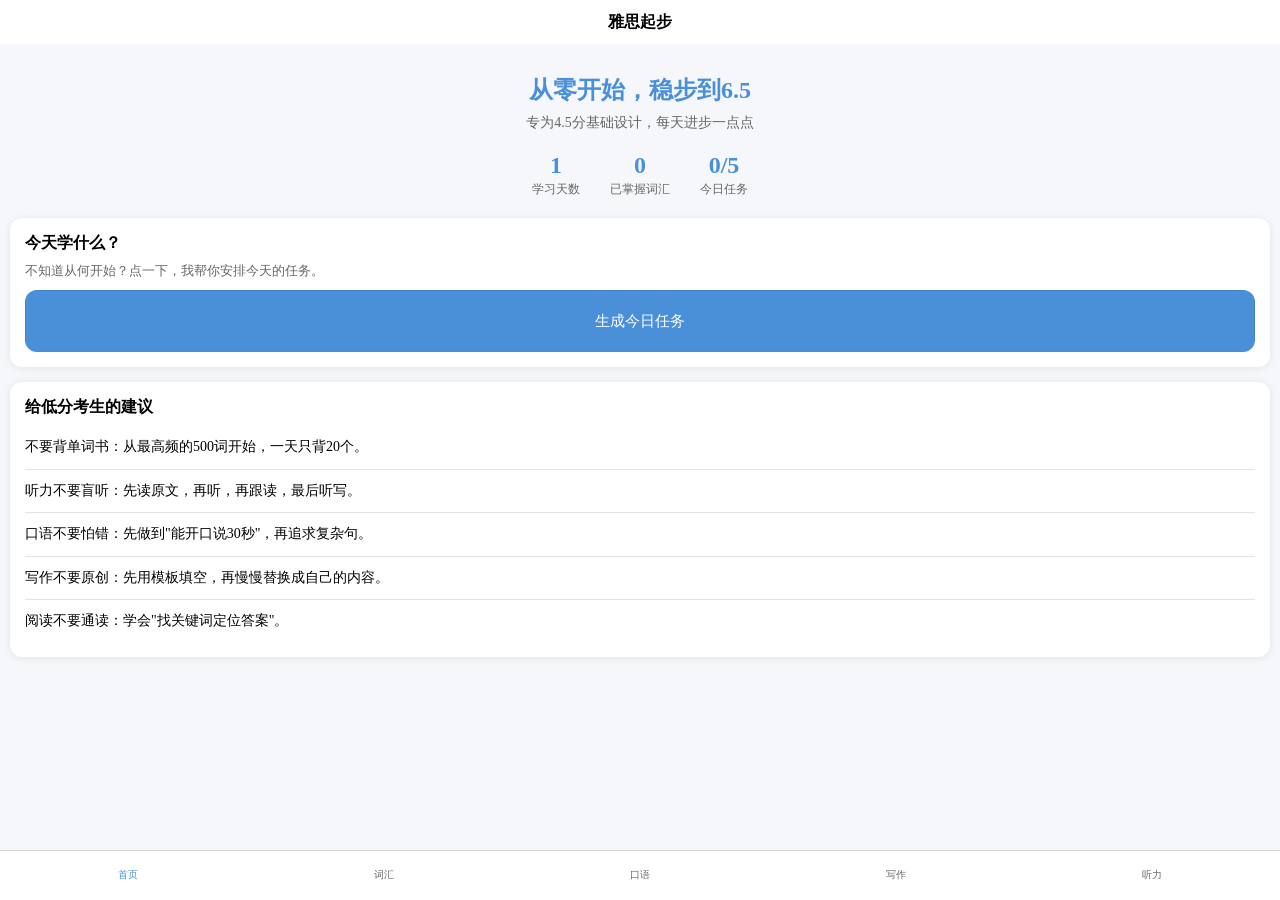
<file: index.html>
<!DOCTYPE html>
<html lang="zh-CN">
  <head>
    <link rel="stylesheet" href="./assets/uni.7ebca394.css">

    <meta charset="UTF-8" />
    <meta name="viewport" content="width=device-width, initial-scale=1.0, maximum-scale=1.0, user-scalable=no" />
    <meta name="theme-color" content="#4a90d9" />
    <title>雅思起步</title>
    <style>
      body { background-color: #f5f7fa; }
    </style>
    <script type="module" crossorigin src="./assets/index-DOV0B40_.js"></script>
    <link rel="stylesheet" crossorigin href="./assets/index-D8qRqUNm.css">
  </head>
  <body>
    <div id="app"></div>
  </body>
</html>
</file>
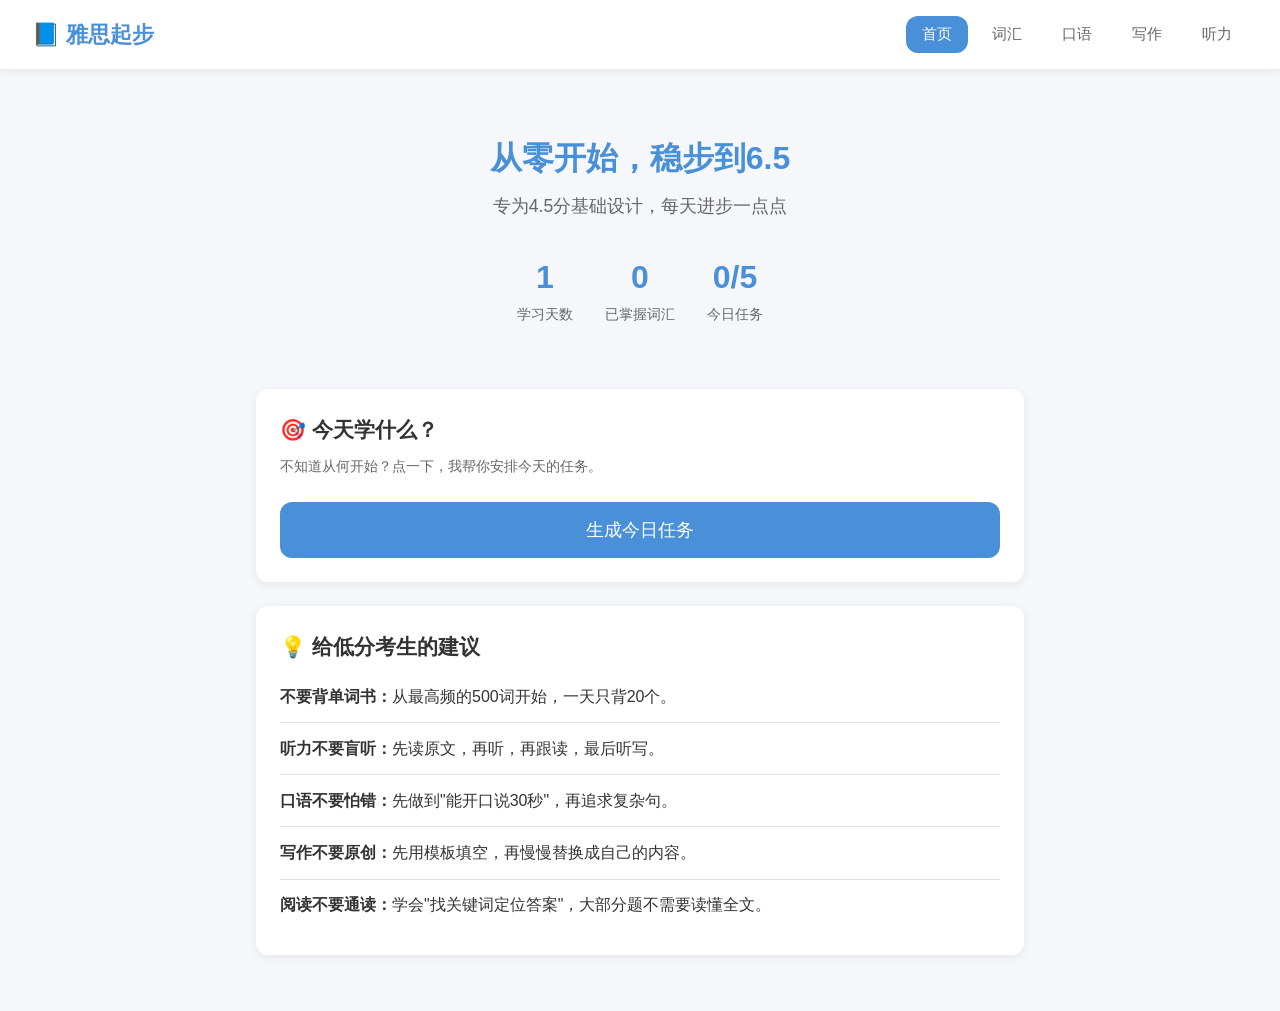
<file: deploy/ielts-starter/index.html>
<!DOCTYPE html>
<html lang="zh-CN">
<head>
    <meta charset="UTF-8">
    <meta name="viewport" content="width=device-width, initial-scale=1.0, maximum-scale=1.0, user-scalable=no">
    <meta name="theme-color" content="#4a90d9">
    <meta name="apple-mobile-web-app-capable" content="yes">
    <meta name="apple-mobile-web-app-status-bar-style" content="default">
    <meta name="apple-mobile-web-app-title" content="雅思起步">
    <link rel="manifest" href="manifest.json">
    <link rel="apple-touch-icon" href="data:image/svg+xml,%3Csvg xmlns='http://www.w3.org/2000/svg' viewBox='0 0 192 192'%3E%3Crect fill='%234a90d9' width='192' height='192' rx='24'/%3E%3Ctext x='96' y='120' font-size='100' text-anchor='middle'%3E📘%3C/text%3E%3C/svg%3E">
    <title>雅思起步 - IELTS Starter</title>
    <link rel="stylesheet" href="css/style.css">
</head>
<body>
    <nav class="navbar">
        <div class="nav-brand">📘 雅思起步</div>
        <div class="nav-links">
            <button class="nav-btn active" data-page="home">首页</button>
            <button class="nav-btn" data-page="words">词汇</button>
            <button class="nav-btn" data-page="speaking">口语</button>
            <button class="nav-btn" data-page="writing">写作</button>
            <button class="nav-btn" data-page="listening">听力</button>
        </div>
    </nav>

    <main class="container">
        <!-- 首页 -->
        <section id="page-home" class="page active">
            <div class="hero">
                <h1>从零开始，稳步到6.5</h1>
                <p class="subtitle">专为4.5分基础设计，每天进步一点点</p>
                <div class="stats-bar">
                    <div class="stat-item">
                        <div class="stat-num" id="stat-days">1</div>
                        <div class="stat-label">学习天数</div>
                    </div>
                    <div class="stat-item">
                        <div class="stat-num" id="stat-words">0</div>
                        <div class="stat-label">已掌握词汇</div>
                    </div>
                    <div class="stat-item">
                        <div class="stat-num" id="stat-tasks">0/5</div>
                        <div class="stat-label">今日任务</div>
                    </div>
                </div>
            </div>

            <div class="card">
                <h2>🎯 今天学什么？</h2>
                <p class="hint">不知道从何开始？点一下，我帮你安排今天的任务。</p>
                <button class="btn-primary btn-large" id="btn-generate-task">生成今日任务</button>
                <div id="today-tasks" class="task-list hidden">
                    <!-- 动态生成 -->
                </div>
            </div>

            <div class="card">
                <h2>💡 给低分考生的建议</h2>
                <ul class="tips-list">
                    <li><strong>不要背单词书：</strong>从最高频的500词开始，一天只背20个。</li>
                    <li><strong>听力不要盲听：</strong>先读原文，再听，再跟读，最后听写。</li>
                    <li><strong>口语不要怕错：</strong>先做到"能开口说30秒"，再追求复杂句。</li>
                    <li><strong>写作不要原创：</strong>先用模板填空，再慢慢替换成自己的内容。</li>
                    <li><strong>阅读不要通读：</strong>学会"找关键词定位答案"，大部分题不需要读懂全文。</li>
                </ul>
            </div>
        </section>

        <!-- 词汇页 -->
        <section id="page-words" class="page">
            <div class="card">
                <h2>📚 核心高频词汇</h2>
                <p class="hint">共500词，从出现频率最高的开始。点击卡片翻转看释义。</p>
                <div class="progress-bar">
                    <div class="progress-fill" id="word-progress"></div>
                </div>
                <div class="progress-text">已掌握 <span id="word-mastered">0</span> / <span id="word-total">50</span></div>
            </div>

            <div class="flashcard-container">
                <div class="flashcard" id="flashcard">
                    <div class="flashcard-front">
                        <div class="word-text" id="card-word">accommodation</div>
                        <div class="word-phonetic" id="card-phonetic">/əˌkɒməˈdeɪʃn/</div>
                        <button class="btn-sound" id="btn-speak">🔊 发音</button>
                    </div>
                    <div class="flashcard-back">
                        <div class="word-meaning" id="card-meaning">n. 住处，住宿</div>
                        <div class="word-example" id="card-example">"The price includes accommodation and meals."</div>
                        <div class="word-example-cn" id="card-example-cn">价格包含食宿。</div>
                    </div>
                </div>
            </div>

            <div class="card-actions">
                <button class="btn-secondary" id="btn-prev">← 上一个</button>
                <button class="btn-success" id="btn-known">✓ 认识</button>
                <button class="btn-danger" id="btn-unknown">✗ 不认识</button>
                <button class="btn-secondary" id="btn-next">下一个 →</button>
            </div>
        </section>

        <!-- 口语页 -->
        <section id="page-speaking" class="page">
            <div class="card">
                <h2>🎤 口语练习</h2>
                <p class="hint">从最简单的Level 1开始，能开口就是胜利。</p>
                <div class="level-selector">
                    <button class="level-btn active" data-level="1">Level 1<br><small>只说3句话</small></button>
                    <button class="level-btn" data-level="2">Level 2<br><small>说满30秒</small></button>
                    <button class="level-btn" data-level="3">Level 3<br><small>说满1分钟</small></button>
                </div>
            </div>

            <div class="card question-card">
                <div class="question-type" id="question-type">Part 1 - 基础话题</div>
                <div class="question-text" id="question-text">Where is your hometown?</div>
                <div class="question-hint" id="question-hint">试着回答：在哪 + 什么样 + 喜欢吗</div>
            </div>

            <div class="card">
                <h3>⏱️ 计时器</h3>
                <div class="timer-display" id="timer-display">00:00</div>
                <div class="timer-controls">
                    <button class="btn-primary" id="btn-timer-start">开始计时</button>
                    <button class="btn-secondary" id="btn-timer-pause">暂停</button>
                    <button class="btn-danger" id="btn-timer-reset">重置</button>
                </div>
                <p class="hint">目标：Level 1 回答15秒，Level 2 回答30秒，Level 3 回答1分钟。</p>
            </div>

            <div class="card-actions">
                <button class="btn-primary btn-large" id="btn-next-question">🎲 换一题</button>
            </div>
        </section>

        <!-- 写作页 -->
        <section id="page-writing" class="page">
            <div class="card">
                <h2>✍️ 写作模板填空</h2>
                <p class="hint">像完形填空一样写作文。先学会"套模板"，再慢慢替换高级词汇。</p>
                <div class="template-selector">
                    <button class="template-btn active" data-template="task1-static">小作文-静态图</button>
                    <button class="template-btn" data-template="task1-dynamic">小作文-动态图</button>
                    <button class="template-btn" data-template="task2-opinion">大作文-同意与否</button>
                </div>
            </div>

            <div class="card">
                <h3 id="template-title">静态图（柱状图/饼图）4段式模板</h3>
                <div class="template-form" id="template-form">
                    <!-- 动态生成输入框 -->
                </div>
                <button class="btn-primary btn-large" id="btn-generate-essay">生成作文</button>
            </div>

            <div class="card hidden" id="essay-result-card">
                <h3>📝 你的作文</h3>
                <div class="essay-output" id="essay-output"></div>
                <div class="essay-tips">
                    <h4>💡 提升建议</h4>
                    <ul id="essay-tips-list"></ul>
                </div>
            </div>
        </section>

        <!-- 听力页 -->
        <section id="page-listening" class="page">
            <div class="card">
                <h2>🎧 精听练习</h2>
                <p class="hint">把听力原文粘贴到下面，点击任意句子即可反复听该句。</p>
                <textarea class="textarea-large" id="listening-text" placeholder="粘贴听力原文到这里...
例如：
Woman: Good morning. I'd like to book a table for dinner tonight.
Man: Certainly. How many people will be dining?
Woman: Four adults and two children."></textarea>
                <div class="input-group">
                    <label>音频URL（可选）：</label>
                    <input type="text" id="audio-url" placeholder="https://example.com/audio.mp3">
                </div>
                <button class="btn-primary" id="btn-load-text">加载原文</button>
            </div>

            <div class="card hidden" id="listening-player-card">
                <audio id="audio-player" controls></audio>
                <div class="sentence-list" id="sentence-list">
                    <!-- 动态生成句子列表 -->
                </div>
            </div>
        </section>
    </main>

    <!-- 底部移动端导航 -->
    <nav class="bottom-nav">
        <button class="bottom-nav-btn active" data-page="home">
            <span class="bottom-nav-icon">🏠</span>
            <span class="bottom-nav-label">首页</span>
        </button>
        <button class="bottom-nav-btn" data-page="words">
            <span class="bottom-nav-icon">📚</span>
            <span class="bottom-nav-label">词汇</span>
        </button>
        <button class="bottom-nav-btn" data-page="speaking">
            <span class="bottom-nav-icon">🎤</span>
            <span class="bottom-nav-label">口语</span>
        </button>
        <button class="bottom-nav-btn" data-page="writing">
            <span class="bottom-nav-icon">✍️</span>
            <span class="bottom-nav-label">写作</span>
        </button>
        <button class="bottom-nav-btn" data-page="listening">
            <span class="bottom-nav-icon">🎧</span>
            <span class="bottom-nav-label">听力</span>
        </button>
    </nav>

    <script src="js/app.js"></script>
    <script>
        if ('serviceWorker' in navigator) {
            navigator.serviceWorker.register('sw.js').then(() => {
                console.log('Service Worker registered');
            }).catch(err => {
                console.log('SW registration failed:', err);
            });
        }
    </script>
</body>
</html>
</file>
<file: assets/uni.7ebca394.css>
uni-button{position:relative;display:block;margin-left:auto;margin-right:auto;padding-left:14px;padding-right:14px;box-sizing:border-box;font-size:18px;text-align:center;text-decoration:none;line-height:2.55555556;border-radius:5px;-webkit-tap-highlight-color:transparent;overflow:hidden;color:#000;background-color:#f8f8f8;cursor:pointer}uni-button[hidden]{display:none!important}uni-button:after{content:" ";width:200%;height:200%;position:absolute;top:0;left:0;border:1px solid rgba(0,0,0,.2);transform:scale(.5);transform-origin:0 0;box-sizing:border-box;border-radius:10px}uni-button[native]{padding-left:0;padding-right:0}uni-button[native] .uni-button-cover-view-wrapper{border:inherit;border-color:inherit;border-radius:inherit;background-color:inherit}uni-button[native] .uni-button-cover-view-inner{padding-left:14px;padding-right:14px}uni-button uni-cover-view{line-height:inherit;white-space:inherit}uni-button[type=default]{color:#000;background-color:#f8f8f8}uni-button[type=primary]{color:#fff;background-color:#007aff}uni-button[type=warn]{color:#fff;background-color:#e64340}uni-button[disabled]{color:rgba(255,255,255,.6);cursor:not-allowed}uni-button[disabled][type=default],uni-button[disabled]:not([type]){color:rgba(0,0,0,.3);background-color:#f7f7f7}uni-button[disabled][type=primary]{background-color:rgba(0,122,255,.6)}uni-button[disabled][type=warn]{background-color:#ec8b89}uni-button[type=primary][plain]{color:#007aff;border:1px solid #007aff;background-color:transparent}uni-button[type=primary][plain][disabled]{color:rgba(0,0,0,.2);border-color:rgba(0,0,0,.2)}uni-button[type=primary][plain]:after{border-width:0}uni-button[type=default][plain]{color:#353535;border:1px solid #353535;background-color:transparent}uni-button[type=default][plain][disabled]{color:rgba(0,0,0,.2);border-color:rgba(0,0,0,.2)}uni-button[type=default][plain]:after{border-width:0}uni-button[plain]{color:#353535;border:1px solid #353535;background-color:transparent}uni-button[plain][disabled]{color:rgba(0,0,0,.2);border-color:rgba(0,0,0,.2)}uni-button[plain]:after{border-width:0}uni-button[plain][native] .uni-button-cover-view-inner{padding:0}uni-button[type=warn][plain]{color:#e64340;border:1px solid #e64340;background-color:transparent}uni-button[type=warn][plain][disabled]{color:rgba(0,0,0,.2);border-color:rgba(0,0,0,.2)}uni-button[type=warn][plain]:after{border-width:0}uni-button[size=mini]{display:inline-block;line-height:2.3;font-size:13px;padding:0 1.34em}uni-button[size=mini][native]{padding:0}uni-button[size=mini][native] .uni-button-cover-view-inner{padding:0 1.34em}uni-button[loading]:not([disabled]){cursor:progress}uni-button[loading]:before{content:" ";display:inline-block;width:18px;height:18px;vertical-align:middle;animation:uni-loading 1s steps(12,end) infinite;background-size:100%}uni-button[loading][type=primary]{color:rgba(255,255,255,.6);background-color:#0062cc}uni-button[loading][type=primary][plain]{color:#007aff;background-color:transparent}uni-button[loading][type=default]{color:rgba(0,0,0,.6);background-color:#dedede}uni-button[loading][type=default][plain]{color:#353535;background-color:transparent}uni-button[loading][type=warn]{color:rgba(255,255,255,.6);background-color:#ce3c39}uni-button[loading][type=warn][plain]{color:#e64340;background-color:transparent}uni-button[loading][native]:before{content:none}.button-hover{color:rgba(0,0,0,.6);background-color:#dedede}.button-hover[plain]{color:rgba(53,53,53,.6);border-color:rgba(53,53,53,.6);background-color:transparent}.button-hover[type=primary]{color:rgba(255,255,255,.6);background-color:#0062cc}.button-hover[type=primary][plain]{color:rgba(0,122,255,.6);border-color:rgba(0,122,255,.6);background-color:transparent}.button-hover[type=default]{color:rgba(0,0,0,.6);background-color:#dedede}.button-hover[type=default][plain]{color:rgba(53,53,53,.6);border-color:rgba(53,53,53,.6);background-color:transparent}.button-hover[type=warn]{color:rgba(255,255,255,.6);background-color:#ce3c39}.button-hover[type=warn][plain]{color:rgba(230,67,64,.6);border-color:rgba(230,67,64,.6);background-color:transparent}uni-input{display:block;font-size:16px;line-height:1.4em;height:1.4em;min-height:1.4em;overflow:hidden}uni-input[hidden]{display:none}.uni-input-wrapper,.uni-input-placeholder,.uni-input-form,.uni-input-input{outline:none;border:none;padding:0;margin:0;text-decoration:inherit}.uni-input-wrapper,.uni-input-form{display:flex;position:relative;width:100%;height:100%;flex-direction:column;justify-content:center}.uni-input-placeholder,.uni-input-input{width:100%}.uni-input-placeholder{position:absolute;top:auto!important;left:0;color:gray;overflow:hidden;text-overflow:clip;white-space:pre;word-break:keep-all;pointer-events:none;line-height:inherit}.uni-input-input{position:relative;display:block;height:100%;background:none;color:inherit;opacity:1;font:inherit;line-height:inherit;letter-spacing:inherit;text-align:inherit;text-indent:inherit;text-transform:inherit;text-shadow:inherit}.uni-input-input[type=search]::-webkit-search-cancel-button,.uni-input-input[type=search]::-webkit-search-decoration{display:none}.uni-input-input::-webkit-outer-spin-button,.uni-input-input::-webkit-inner-spin-button{-webkit-appearance:none;appearance:none;margin:0}.uni-input-input[type=number]{-moz-appearance:textfield}.uni-input-input:disabled{-webkit-text-fill-color:currentcolor}uni-picker-view-column{flex:1;position:relative;height:100%;overflow:hidden}uni-picker-view-column[hidden]{display:none}.uni-picker-view-group{height:100%;overflow:hidden}.uni-picker-view-mask{transform:translateZ(0)}.uni-picker-view-indicator,.uni-picker-view-mask{position:absolute;left:0;width:100%;z-index:3;pointer-events:none}.uni-picker-view-mask{top:0;height:100%;margin:0 auto;background-image:linear-gradient(180deg,rgba(255,255,255,.95),rgba(255,255,255,.6)),linear-gradient(0deg,rgba(255,255,255,.95),rgba(255,255,255,.6));background-position:top,bottom;background-size:100% 102px;background-repeat:no-repeat;transform:translateZ(0)}.uni-picker-view-indicator{height:34px;top:50%;transform:translateY(-50%)}.uni-picker-view-content{position:absolute;top:0;left:0;width:100%;will-change:transform;padding:102px 0;cursor:pointer}.uni-picker-view-content>*{height:var(--picker-view-column-indicator-height);overflow:hidden}.uni-picker-view-indicator:before{top:0;border-top:1px solid #e5e5e5;transform-origin:0 0;transform:scaleY(.5)}.uni-picker-view-indicator:after{bottom:0;border-bottom:1px solid #e5e5e5;transform-origin:0 100%;transform:scaleY(.5)}.uni-picker-view-indicator:after,.uni-picker-view-indicator:before{content:" ";position:absolute;left:0;right:0;height:1px;color:#e5e5e5}uni-picker-view{display:block}.uni-picker-view-wrapper{display:flex;position:relative;overflow:hidden;height:100%}uni-picker-view[hidden]{display:none}@keyframes once-show{0%{top:0}}uni-resize-sensor,uni-resize-sensor>div{position:absolute;left:0;top:0;right:0;bottom:0;overflow:hidden}uni-resize-sensor{display:block;z-index:-1;visibility:hidden;animation:once-show 1ms}uni-resize-sensor>div>div{position:absolute;left:0;top:0}uni-resize-sensor>div:first-child>div{width:100000px;height:100000px}uni-resize-sensor>div:last-child>div{width:200%;height:200%}uni-text[selectable]{cursor:auto;-webkit-user-select:text;user-select:text}uni-text{white-space:pre-line}uni-textarea{width:300px;height:150px;display:block;position:relative;font-size:16px;line-height:normal;white-space:pre-wrap;word-break:break-all}uni-textarea[hidden]{display:none}uni-textarea[auto-height=true]{height:fit-content!important}.uni-textarea-wrapper,.uni-textarea-placeholder,.uni-textarea-line,.uni-textarea-compute,.uni-textarea-textarea{outline:none;border:none;padding:0;margin:0;text-decoration:inherit}.uni-textarea-wrapper{display:block;position:relative;width:100%;height:100%;min-height:inherit;overflow-y:hidden}.uni-textarea-placeholder,.uni-textarea-line,.uni-textarea-compute,.uni-textarea-textarea{position:absolute;width:100%;height:100%;left:0;top:0;white-space:inherit;word-break:inherit}.uni-textarea-placeholder{color:gray;overflow:hidden}.uni-textarea-line,.uni-textarea-compute{visibility:hidden;height:auto}.uni-textarea-line{width:1em}.uni-textarea-compute-auto-height{overflow-wrap:break-word}.uni-textarea-textarea{resize:none;background:none;color:inherit;opacity:1;font:inherit;line-height:inherit;letter-spacing:inherit;text-align:inherit;text-indent:inherit;text-transform:inherit;text-shadow:inherit}.uni-textarea-textarea-fix-margin{width:auto;right:0;margin:0 -3px}.uni-textarea-textarea:disabled{-webkit-text-fill-color:currentcolor}uni-view{display:block}uni-view[hidden]{display:none}uni-toast{position:fixed;top:0;right:0;bottom:0;left:0;z-index:999;display:block;box-sizing:border-box;pointer-events:none;font-size:16px}.uni-sample-toast{position:fixed;z-index:999;top:50%;left:50%;transform:translate(-50%,-50%);text-align:center;max-width:80%}.uni-simple-toast__text{display:inline-block;vertical-align:middle;color:#fff;background-color:rgba(17,17,17,.7);padding:10px 20px;border-radius:5px;font-size:13px;text-align:center;max-width:100%;word-break:break-word;white-space:normal}uni-toast .uni-mask{pointer-events:auto}.uni-toast{position:fixed;z-index:999;width:8em;top:50%;left:50%;transform:translate(-50%,-50%);background:rgba(17,17,17,.7);text-align:center;border-radius:5px;color:#fff}.uni-toast *{box-sizing:border-box}.uni-toast__icon{margin:20px 0 0;width:38px!important;height:38px!important;vertical-align:baseline!important}.uni-icon_toast{margin:15px 0 0}.uni-icon_toast.uni-icon-success-no-circle:before{color:#fff;font-size:55px}.uni-icon_toast.uni-loading{margin:20px 0 0;width:38px;height:38px;vertical-align:baseline}.uni-toast__content{margin:0 auto 15px;width:86%;overflow:hidden;white-space:nowrap}uni-picker{position:relative;display:block;cursor:pointer}uni-picker[hidden]{display:none}uni-picker[disabled]{cursor:not-allowed}.uni-picker-container{display:none;position:fixed;left:0;right:0;top:0;bottom:0;box-sizing:border-box;z-index:999;font-size:16px}.uni-picker-container .uni-picker-custom *{box-sizing:border-box}.uni-picker-container .uni-picker-custom{position:fixed;left:0;bottom:0;transform:translateY(100%);backface-visibility:hidden;z-index:999;width:100%;background-color:#fff;visibility:hidden;transition:transform .3s,visibility .3s}.uni-picker-container .uni-picker-custom.uni-picker-toggle{visibility:visible;transform:translate(0)}.uni-picker-container .uni-picker-content{position:relative;display:block;width:100%;height:238px;background-color:#fff}.uni-picker-container .uni-picker-item{padding:0;height:34px;line-height:34px;text-align:center;color:#000;text-overflow:ellipsis;white-space:nowrap;overflow:hidden;cursor:pointer}.uni-picker-container .uni-picker-header{display:block;position:relative;text-align:center;width:100%;height:45px}.uni-picker-container .uni-picker-header:after{content:"";position:absolute;left:0;bottom:0;right:0;height:1px;clear:both;border-bottom:1px solid #e5e5e5;color:#e5e5e5;transform-origin:0 100%;transform:scaleY(.5)}.uni-picker-container .uni-picker-action{display:block;max-width:50%;top:0;height:100%;box-sizing:border-box;padding:0 14px;font-size:17px;line-height:45px;overflow:hidden;cursor:pointer}.uni-picker-container .uni-picker-action.uni-picker-action-cancel{float:left;color:#888}.uni-picker-container .uni-picker-action.uni-picker-action-confirm{float:right;color:#007aff}.uni-picker-container .uni-picker-select{display:none}.uni-picker-system{position:absolute;display:none;display:block;top:0;left:0;width:100%;height:100%;overflow:hidden}.uni-picker-system>.uni-picker-system_input{position:absolute;border:none;height:100%;opacity:0;cursor:pointer}.uni-picker-system>.uni-picker-system_input.firefox{top:0;left:0;width:100%}.uni-picker-system>.uni-picker-system_input.chrome{top:0;left:0;width:2em;font-size:32px;height:32px}@media screen and (min-width: 500px) and (min-height: 500px){.uni-mask.uni-picker-mask{background:none}.uni-picker-container .uni-picker-custom{width:300px!important;left:50%;right:auto;top:50%;bottom:auto;transform:translate(-50%,-50%);opacity:0;border-radius:5px;transition:opacity .3s,visibility .3s;box-shadow:0 0 20px 5px rgba(0,0,0,.3)}.uni-picker-container .uni-picker-header{border-radius:5px 5px 0 0}.uni-picker-container .uni-picker-content{transform:translate(0 0);overflow:hidden;border-radius:0 0 5px 5px}.uni-picker-container .uni-picker-custom.uni-picker-toggle{opacity:1;transform:translate(-50%,-50%)}.uni-selector-select .uni-picker-header,.uni-selector-select .uni-picker-content{display:none}.uni-selector-select .uni-picker-select{display:block;max-height:300px;overflow:auto;background-color:#fff;border-radius:5px;padding:6px 0}.uni-selector-select .uni-picker-item{padding:0 10px;color:#555}.uni-selector-select .uni-picker-item:hover{background-color:#f6f6f6}.uni-selector-select .uni-picker-item.selected{color:#007aff}}
</file>
<file: assets/index-D8qRqUNm.css>
*{margin:0;-webkit-tap-highlight-color:transparent}html,body{-webkit-user-select:none;-moz-user-select:none;user-select:none;width:100%;height:100%}body{overflow-x:hidden;font-size:16px}uni-app,uni-page,uni-page-wrapper,uni-page-body{display:block;box-sizing:border-box;width:100%}uni-page-wrapper{position:relative}#app,uni-app,uni-page,uni-page-wrapper{height:100%}.uni-mask{position:fixed;z-index:999;top:0;right:0;left:0;bottom:0;background:rgba(0,0,0,.5)}.uni-fade-enter-active,.uni-fade-leave-active{transition-duration:.25s;transition-property:opacity;transition-timing-function:ease}.uni-fade-enter-from,.uni-fade-leave-active{opacity:0}.uni-loading,uni-button[loading]:before{background-color:transparent;background-image:url(data:image/svg+xml;base64,\ [base64]);background-repeat:no-repeat}.uni-loading{width:20px;height:20px;display:inline-block;vertical-align:middle;animation:uni-loading 1s steps(12,end) infinite;background-size:100%}@keyframes uni-loading{0%{transform:rotate3d(0,0,1,0)}to{transform:rotate3d(0,0,1,360deg)}}html{--primary-color: #007aff;--UI-BG: #fff;--UI-BG-1: #f7f7f7;--UI-BG-2: #fff;--UI-BG-3: #f7f7f7;--UI-BG-4: #4c4c4c;--UI-BG-5: #fff;--UI-FG: #000;--UI-FG-0: rgba(0, 0, 0, .9);--UI-FG-HALF: rgba(0, 0, 0, .9);--UI-FG-1: rgba(0, 0, 0, .5);--UI-FG-2: rgba(0, 0, 0, .3);--UI-FG-3: rgba(0, 0, 0, .1)}uni-page[data-type] uni-page-body{background-color:transparent}body:after{position:fixed;content:"";left:-1000px;top:-1000px;animation:shadow-preload .1s;animation-delay:3s}@keyframes shadow-preload{0%{background-image:url(https://cdn.dcloud.net.cn/img/shadow-grey.png)}to{background-image:url(https://cdn.dcloud.net.cn/img/shadow-grey.png)}}.uni-async-error{position:absolute;left:0;right:0;top:0;bottom:0;color:#999;padding:100px 10px;text-align:center}.uni-async-loading{box-sizing:border-box;width:100%;padding:50px;text-align:center}.uni-async-loading .uni-loading{width:30px;height:30px}uni-page-head{display:block;box-sizing:border-box}.uni-page-head{position:fixed;left:var(--window-left);right:var(--window-right);height:44px;height:calc(44px + constant(safe-area-inset-top));height:calc(44px + env(safe-area-inset-top));padding:7px 3px;padding-top:calc(7px + constant(safe-area-inset-top));padding-top:calc(7px + env(safe-area-inset-top));display:flex;overflow:hidden;justify-content:space-between;box-sizing:border-box;z-index:998;color:#fff;background-color:#000;transition-property:all}.uni-page-head *{box-sizing:border-box}.uni-page-head .uni-btn-icon{overflow:hidden;min-width:1em;font-style:normal}.uni-page-head-titlePenetrate,.uni-page-head-titlePenetrate .uni-page-head-bd,.uni-page-head-titlePenetrate .uni-page-head-bd *{pointer-events:none}.uni-page-head-titlePenetrate *{pointer-events:auto}.uni-page-head.uni-page-head-transparent .uni-page-head-ft>div{justify-content:center}.uni-page-head~.uni-placeholder{width:100%;height:44px;height:calc(44px + constant(safe-area-inset-top));height:calc(44px + env(safe-area-inset-top))}.uni-placeholder-titlePenetrate{pointer-events:none}.uni-page-head-hd{display:flex;align-items:center;font-size:16px}.uni-page-head-bd{position:absolute;left:70px;right:70px;min-width:0;-webkit-user-select:auto;-moz-user-select:auto;user-select:auto}.uni-page-head-btn{position:relative;width:auto;margin:0 2px;word-break:keep-all;white-space:pre;cursor:pointer;font-size:0px}.uni-page-head-transparent .uni-page-head-btn{display:flex;align-items:center;width:32px;height:32px;border-radius:50%;background-color:rgba(0,0,0,.5)}.uni-page-head-btn-red-dot:after{content:attr(badge-text);position:absolute;right:0;top:0;background-color:red;color:#fff;width:18px;height:18px;line-height:18px;border-radius:18px;overflow:hidden;transform:scale(.5) translate(40%,-40%);transform-origin:100% 0}.uni-page-head-btn-red-dot[badge-text]:after{font-size:12px;width:auto;min-width:18px;max-width:42px;text-align:center;padding:0 3px;transform:scale(.7) translate(40%,-40%)}.uni-page-head-btn-select svg{vertical-align:middle;margin-left:2px;transform:rotate(270deg) scale(.8)}.uni-page-head-search{position:relative;display:flex;flex:1;margin:0 2px;line-height:30px;font-size:15px}.uni-page-head-search-input{width:100%;height:100%;padding-left:34px;text-align:left}.uni-page-head-search-input .uni-input-input:disabled{pointer-events:none}.uni-page-head-search-placeholder{position:absolute;max-width:100%;height:100%;padding-left:34px;overflow:hidden;word-break:keep-all;white-space:pre}.uni-page-head-search-placeholder-right{right:0}.uni-page-head-search-placeholder-center{left:50%;transform:translate(-50%)}.uni-page-head-search-icon{position:absolute;top:0;left:2px;width:30px;height:30px;display:flex;justify-content:center;align-items:center}.uni-page-head-ft{display:flex;align-items:center;flex-direction:row-reverse;font-size:13px}.uni-page-head__title{font-weight:700;font-size:16px;line-height:30px;text-align:center;overflow:hidden;white-space:nowrap;text-overflow:ellipsis}.uni-page-head__title .uni-loading{width:16px;height:16px;margin-top:-3px}.uni-page-head__title .uni-page-head__title_image{width:auto;height:26px;vertical-align:middle}.uni-page-head-shadow{overflow:visible}.uni-page-head-shadow:after{content:"";position:absolute;left:0;right:0;top:100%;height:5px;background-size:100% 100%}uni-page-head[uni-page-head-type=default]~uni-page-wrapper{height:calc(100% - 44px);height:calc(100% - 44px - constant(safe-area-inset-top));height:calc(100% - 44px - env(safe-area-inset-top))}.uni-page-head-shadow-grey:after{background-image:url(https://cdn.dcloud.net.cn/img/shadow-grey.png)}.uni-page-head-shadow-blue:after{background-image:url(https://cdn.dcloud.net.cn/img/shadow-blue.png)}.uni-page-head-shadow-green:after{background-image:url(https://cdn.dcloud.net.cn/img/shadow-green.png)}.uni-page-head-shadow-orange:after{background-image:url(https://cdn.dcloud.net.cn/img/shadow-orange.png)}.uni-page-head-shadow-red:after{background-image:url(https://cdn.dcloud.net.cn/img/shadow-red.png)}.uni-page-head-shadow-yellow:after{background-image:url(https://cdn.dcloud.net.cn/img/shadow-yellow.png)}uni-tabbar{display:block;box-sizing:border-box;width:100%;z-index:998}.uni-tabbar{display:flex;z-index:998;box-sizing:border-box}.uni-tabbar-top,.uni-tabbar-bottom,.uni-tabbar-top .uni-tabbar,.uni-tabbar-bottom .uni-tabbar{position:fixed;left:var(--window-left);right:var(--window-right)}.uni-app--showlayout+.uni-tabbar-top,.uni-app--showlayout+.uni-tabbar-bottom,.uni-app--showlayout+.uni-tabbar-top .uni-tabbar,.uni-app--showlayout+.uni-tabbar-bottom .uni-tabbar{left:var(--window-margin);right:var(--window-margin)}.uni-tabbar-bottom .uni-tabbar{bottom:0;padding-bottom:0;padding-bottom:constant(safe-area-inset-bottom);padding-bottom:env(safe-area-inset-bottom)}.uni-tabbar~.uni-placeholder{width:100%;margin-bottom:0;margin-bottom:constant(safe-area-inset-bottom);margin-bottom:env(safe-area-inset-bottom)}.uni-tabbar *{box-sizing:border-box}.uni-tabbar__item{display:flex;justify-content:center;align-items:center;flex-direction:column;flex:1;font-size:0;text-align:center;-webkit-tap-highlight-color:rgba(0,0,0,0)}.uni-tabbar__bd{position:relative;display:flex;flex-direction:column;align-items:center;justify-content:center;cursor:pointer}.uni-tabbar__icon{position:relative;display:inline-block;margin-top:5px}.uni-tabbar__icon.uni-tabbar__icon__diff{margin-top:0;width:34px;height:34px}.uni-tabbar__icon img{width:100%;height:100%}.uni-tabbar__iconfont{font-family:UniTabbarIconFont}.uni-tabbar__label{position:relative;text-align:center;font-size:10px}.uni-tabbar-border{position:absolute;left:0;top:0;width:100%;height:1px;transform:scaleY(.5)}.uni-tabbar__reddot{position:absolute;top:2px;right:0;width:12px;height:12px;border-radius:50%;background-color:#f43530;color:#fff;transform:translate(40%)}.uni-tabbar__badge{width:auto;height:16px;line-height:16px;border-radius:16px;min-width:16px;padding:0 2px;font-size:12px;text-align:center;white-space:nowrap}.uni-tabbar__mid{display:flex;justify-content:center;position:absolute;bottom:0;background-size:100% 100%}.uni-app--showtabbar uni-page-wrapper{display:block;height:calc(100% - var(--tab-bar-height));height:calc(100% - var(--tab-bar-height) - constant(safe-area-inset-bottom));height:calc(100% - var(--tab-bar-height) - env(safe-area-inset-bottom))}uni-page[data-type] uni-page-wrapper{height:100%}.uni-app--showtabbar uni-page-wrapper:after{content:"";display:block;width:100%;height:var(--tab-bar-height);height:calc(var(--tab-bar-height) + constant(safe-area-inset-bottom));height:calc(var(--tab-bar-height) + env(safe-area-inset-bottom))}.uni-app--showtabbar uni-page-head[uni-page-head-type=default]~uni-page-wrapper{height:calc(100% - 44px - var(--tab-bar-height));height:calc(100% - 44px - constant(safe-area-inset-top) - var(--tab-bar-height) - constant(safe-area-inset-bottom));height:calc(100% - 44px - env(safe-area-inset-top) - var(--tab-bar-height) - env(safe-area-inset-bottom))}uni-page-body{background-color:#f5f7fa}body{background-color:#f5f7fa}
</file>
<file: deploy/ielts-starter/css/style.css>
:root {
    --primary: #4a90d9;
    --primary-dark: #357abd;
    --success: #5cb85c;
    --danger: #d9534f;
    --warning: #f0ad4e;
    --bg: #f5f7fa;
    --card-bg: #ffffff;
    --text: #333333;
    --text-light: #666666;
    --border: #e0e4e8;
    --radius: 12px;
    --shadow: 0 2px 8px rgba(0,0,0,0.08);
}

* {
    margin: 0;
    padding: 0;
    box-sizing: border-box;
}

body {
    font-family: -apple-system, BlinkMacSystemFont, "Segoe UI", Roboto, "Helvetica Neue", Arial, sans-serif;
    background: var(--bg);
    color: var(--text);
    line-height: 1.6;
    font-size: 16px;
}

/* 导航 */
.navbar {
    background: var(--card-bg);
    box-shadow: var(--shadow);
    padding: 1rem 2rem;
    display: flex;
    justify-content: space-between;
    align-items: center;
    position: sticky;
    top: 0;
    z-index: 100;
}

.nav-brand {
    font-size: 1.4rem;
    font-weight: 700;
    color: var(--primary);
}

.nav-links {
    display: flex;
    gap: 0.5rem;
}

.nav-btn {
    padding: 0.5rem 1rem;
    border: none;
    background: transparent;
    color: var(--text-light);
    border-radius: var(--radius);
    cursor: pointer;
    font-size: 0.95rem;
    transition: all 0.2s;
}

.nav-btn:hover {
    background: var(--bg);
    color: var(--primary);
}

.nav-btn.active {
    background: var(--primary);
    color: white;
}

/* 主容器 */
.container {
    max-width: 800px;
    margin: 0 auto;
    padding: 2rem 1rem;
}

/* 页面切换 */
.page {
    display: none;
    animation: fadeIn 0.3s ease;
}

.page.active {
    display: block;
}

@keyframes fadeIn {
    from { opacity: 0; transform: translateY(10px); }
    to { opacity: 1; transform: translateY(0); }
}

/* 卡片 */
.card {
    background: var(--card-bg);
    border-radius: var(--radius);
    padding: 1.5rem;
    margin-bottom: 1.5rem;
    box-shadow: var(--shadow);
}

.card h2 {
    font-size: 1.3rem;
    margin-bottom: 0.5rem;
    color: var(--text);
}

.card h3 {
    font-size: 1.1rem;
    margin-bottom: 0.5rem;
}

.hint {
    color: var(--text-light);
    font-size: 0.9rem;
    margin-bottom: 1rem;
}

/* 首页 */
.hero {
    text-align: center;
    padding: 2rem 1rem;
}

.hero h1 {
    font-size: 2rem;
    color: var(--primary);
    margin-bottom: 0.5rem;
}

.subtitle {
    color: var(--text-light);
    font-size: 1.1rem;
    margin-bottom: 2rem;
}

.stats-bar {
    display: flex;
    justify-content: center;
    gap: 2rem;
    margin-bottom: 2rem;
}

.stat-item {
    text-align: center;
}

.stat-num {
    font-size: 2rem;
    font-weight: 700;
    color: var(--primary);
}

.stat-label {
    color: var(--text-light);
    font-size: 0.85rem;
}

.task-list {
    margin-top: 1.5rem;
}

.task-item {
    display: flex;
    align-items: center;
    padding: 1rem;
    background: var(--bg);
    border-radius: var(--radius);
    margin-bottom: 0.5rem;
    cursor: pointer;
    transition: all 0.2s;
}

.task-item:hover {
    background: #e8f0fe;
}

.task-item.completed {
    opacity: 0.6;
    text-decoration: line-through;
}

.task-checkbox {
    width: 24px;
    height: 24px;
    margin-right: 1rem;
    border: 2px solid var(--border);
    border-radius: 6px;
    display: flex;
    align-items: center;
    justify-content: center;
    font-size: 0.8rem;
    flex-shrink: 0;
}

.task-item.completed .task-checkbox {
    background: var(--success);
    border-color: var(--success);
    color: white;
}

.tips-list {
    list-style: none;
}

.tips-list li {
    padding: 0.8rem 0;
    border-bottom: 1px solid var(--border);
}

.tips-list li:last-child {
    border-bottom: none;
}

/* 按钮 */
.btn-primary, .btn-secondary, .btn-success, .btn-danger {
    padding: 0.7rem 1.5rem;
    border: none;
    border-radius: var(--radius);
    cursor: pointer;
    font-size: 1rem;
    transition: all 0.2s;
    font-weight: 500;
}

.btn-primary {
    background: var(--primary);
    color: white;
}

.btn-primary:hover {
    background: var(--primary-dark);
}

.btn-secondary {
    background: var(--bg);
    color: var(--text);
}

.btn-secondary:hover {
    background: var(--border);
}

.btn-success {
    background: var(--success);
    color: white;
}

.btn-success:hover {
    background: #4cae4c;
}

.btn-danger {
    background: var(--danger);
    color: white;
}

.btn-danger:hover {
    background: #c9302c;
}

.btn-large {
    padding: 1rem 2rem;
    font-size: 1.1rem;
    width: 100%;
    margin-top: 0.5rem;
}

.btn-sound {
    background: var(--bg);
    border: 1px solid var(--border);
    padding: 0.5rem 1rem;
    border-radius: var(--radius);
    cursor: pointer;
    margin-top: 1rem;
    font-size: 0.9rem;
}

.btn-sound:hover {
    background: var(--primary);
    color: white;
}

/* 词汇卡片 */
.flashcard-container {
    perspective: 1000px;
    margin: 2rem auto;
    max-width: 400px;
}

.flashcard {
    width: 100%;
    height: 280px;
    position: relative;
    transform-style: preserve-3d;
    transition: transform 0.6s;
    cursor: pointer;
}

.flashcard.flipped {
    transform: rotateY(180deg);
}

.flashcard-front, .flashcard-back {
    position: absolute;
    width: 100%;
    height: 100%;
    backface-visibility: hidden;
    background: var(--card-bg);
    border-radius: var(--radius);
    box-shadow: var(--shadow);
    display: flex;
    flex-direction: column;
    align-items: center;
    justify-content: center;
    padding: 2rem;
    text-align: center;
}

.flashcard-back {
    transform: rotateY(180deg);
    background: #fff9e6;
}

.word-text {
    font-size: 2rem;
    font-weight: 700;
    color: var(--primary);
    margin-bottom: 0.5rem;
}

.word-phonetic {
    color: var(--text-light);
    font-size: 1rem;
    margin-bottom: 1rem;
}

.word-meaning {
    font-size: 1.5rem;
    font-weight: 600;
    color: var(--text);
    margin-bottom: 1rem;
}

.word-example {
    font-style: italic;
    color: var(--text-light);
    margin-bottom: 0.5rem;
    font-size: 0.95rem;
}

.word-example-cn {
    color: var(--text-light);
    font-size: 0.9rem;
}

.progress-bar {
    width: 100%;
    height: 12px;
    background: var(--bg);
    border-radius: 6px;
    overflow: hidden;
    margin: 1rem 0 0.5rem;
}

.progress-fill {
    height: 100%;
    background: var(--success);
    width: 0%;
    transition: width 0.3s ease;
}

.progress-text {
    text-align: center;
    color: var(--text-light);
    font-size: 0.85rem;
    margin-bottom: 1rem;
}

.card-actions {
    display: flex;
    gap: 0.5rem;
    justify-content: center;
    flex-wrap: wrap;
}

/* 口语 */
.level-selector, .template-selector {
    display: flex;
    gap: 0.5rem;
    margin: 1rem 0;
    flex-wrap: wrap;
}

.level-btn, .template-btn {
    flex: 1;
    min-width: 100px;
    padding: 0.8rem;
    border: 2px solid var(--border);
    background: white;
    border-radius: var(--radius);
    cursor: pointer;
    text-align: center;
    transition: all 0.2s;
    font-size: 0.9rem;
}

.level-btn.active, .template-btn.active {
    border-color: var(--primary);
    background: #e8f0fe;
    color: var(--primary);
    font-weight: 600;
}

.question-card {
    background: #e8f0fe;
    text-align: center;
}

.question-type {
    color: var(--primary);
    font-size: 0.85rem;
    font-weight: 600;
    margin-bottom: 0.5rem;
}

.question-text {
    font-size: 1.4rem;
    font-weight: 600;
    margin-bottom: 0.5rem;
}

.question-hint {
    color: var(--text-light);
    font-size: 0.9rem;
}

.timer-display {
    font-size: 3rem;
    font-weight: 700;
    text-align: center;
    color: var(--primary);
    font-variant-numeric: tabular-nums;
    margin: 1rem 0;
}

.timer-controls {
    display: flex;
    gap: 0.5rem;
    justify-content: center;
}

/* 写作 */
.template-form {
    margin: 1rem 0;
}

.form-group {
    margin-bottom: 1rem;
}

.form-group label {
    display: block;
    margin-bottom: 0.3rem;
    font-weight: 500;
    font-size: 0.9rem;
}

.form-group input, .form-group select {
    width: 100%;
    padding: 0.7rem;
    border: 1px solid var(--border);
    border-radius: var(--radius);
    font-size: 1rem;
}

.form-group input:focus, .form-group select:focus {
    outline: none;
    border-color: var(--primary);
}

.essay-output {
    background: var(--bg);
    padding: 1.5rem;
    border-radius: var(--radius);
    line-height: 1.8;
    white-space: pre-wrap;
    margin: 1rem 0;
    font-size: 0.95rem;
}

.essay-tips {
    background: #fff9e6;
    padding: 1rem;
    border-radius: var(--radius);
    margin-top: 1rem;
}

.essay-tips h4 {
    color: var(--warning);
    margin-bottom: 0.5rem;
}

.essay-tips ul {
    margin-left: 1.2rem;
    font-size: 0.9rem;
}

/* 听力 */
.textarea-large {
    width: 100%;
    min-height: 150px;
    padding: 1rem;
    border: 1px solid var(--border);
    border-radius: var(--radius);
    font-size: 1rem;
    font-family: inherit;
    resize: vertical;
    margin-bottom: 1rem;
}

.input-group {
    margin-bottom: 1rem;
}

.input-group label {
    display: block;
    margin-bottom: 0.3rem;
    font-weight: 500;
    font-size: 0.9rem;
}

.input-group input {
    width: 100%;
    padding: 0.7rem;
    border: 1px solid var(--border);
    border-radius: var(--radius);
    font-size: 1rem;
}

.sentence-list {
    margin-top: 1.5rem;
    max-height: 400px;
    overflow-y: auto;
}

.sentence-item {
    padding: 0.8rem 1rem;
    border-bottom: 1px solid var(--border);
    cursor: pointer;
    transition: all 0.2s;
    font-size: 0.95rem;
}

.sentence-item:hover {
    background: #e8f0fe;
}

.sentence-item.active {
    background: #e8f0fe;
    border-left: 3px solid var(--primary);
    padding-left: calc(1rem - 3px);
}

/* 通用 */
.hidden {
    display: none !important;
}

.footer {
    text-align: center;
    padding: 2rem;
    color: var(--text-light);
    font-size: 0.85rem;
}

/* 底部移动端导航 */
.bottom-nav {
    display: none;
    position: fixed;
    bottom: 0;
    left: 0;
    right: 0;
    background: var(--card-bg);
    box-shadow: 0 -2px 10px rgba(0,0,0,0.08);
    z-index: 200;
    padding-bottom: env(safe-area-inset-bottom);
}

.bottom-nav-btn {
    flex: 1;
    display: flex;
    flex-direction: column;
    align-items: center;
    justify-content: center;
    padding: 0.5rem 0;
    border: none;
    background: transparent;
    color: var(--text-light);
    cursor: pointer;
    font-size: 0.7rem;
    transition: all 0.2s;
    min-height: 56px;
}

.bottom-nav-btn.active {
    color: var(--primary);
}

.bottom-nav-icon {
    font-size: 1.4rem;
    margin-bottom: 2px;
}

.bottom-nav-label {
    font-size: 0.65rem;
}

/* 触摸优化 */
button, .task-item, .sentence-item, .flashcard {
    -webkit-tap-highlight-color: transparent;
    touch-action: manipulation;
}

/* 滑动动画 */
.flashcard.swipe-left {
    animation: swipeLeft 0.3s ease;
}

.flashcard.swipe-right {
    animation: swipeRight 0.3s ease;
}

@keyframes swipeLeft {
    from { transform: translateX(0) rotateY(0); }
    to { transform: translateX(-120%) rotateY(0); }
}

@keyframes swipeRight {
    from { transform: translateX(0) rotateY(0); }
    to { transform: translateX(120%) rotateY(0); }
}

/* 响应式 */
@media (max-width: 600px) {
    .navbar {
        padding: 0.8rem 1rem;
        position: sticky;
        top: 0;
    }

    .nav-links {
        display: none;
    }

    .nav-brand {
        font-size: 1.2rem;
        width: 100%;
        text-align: center;
    }

    .bottom-nav {
        display: flex;
    }

    .container {
        padding: 1rem;
        padding-bottom: calc(1rem + 56px + env(safe-area-inset-bottom));
    }

    .stats-bar {
        gap: 1rem;
    }

    .hero h1 {
        font-size: 1.5rem;
    }

    .flashcard {
        height: 260px;
    }

    .word-text {
        font-size: 1.6rem;
    }

    .timer-display {
        font-size: 2.5rem;
    }

    .btn-primary, .btn-secondary, .btn-success, .btn-danger {
        padding: 0.9rem 1.5rem;
        min-height: 44px;
    }

    .card-actions {
        gap: 0.8rem;
    }

    .level-btn, .template-btn {
        min-height: 48px;
    }

    .essay-output {
        font-size: 0.9rem;
        padding: 1rem;
    }
}
</file>
